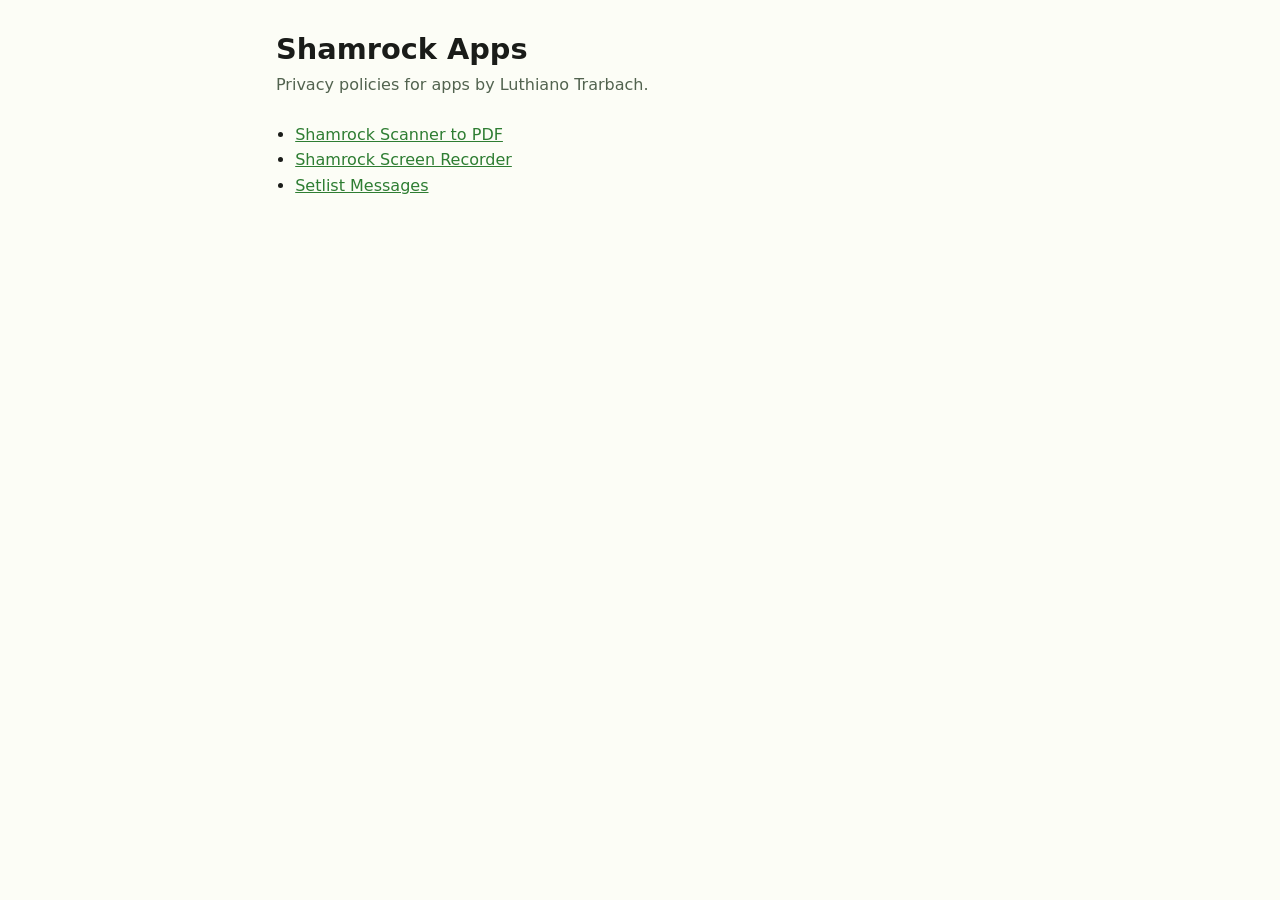
<file: index.html>
<!doctype html>
<html lang="en">
<head>
<meta charset="utf-8">
<meta name="viewport" content="width=device-width, initial-scale=1">
<title>Shamrock Apps — Privacy</title>
<link rel="stylesheet" href="style.css">
</head>
<body>
<main>
<h1>Shamrock Apps</h1>
<p class="updated">Privacy policies for apps by Luthiano Trarbach.</p>
<ul>
  <li><a href="scanner-pdf/">Shamrock Scanner to PDF</a></li>
  <li><a href="screen-recorder/">Shamrock Screen Recorder</a></li>
  <li><a href="setlist-messages/">Setlist Messages</a></li>
</ul>
</main>
</body>
</html>
</file>
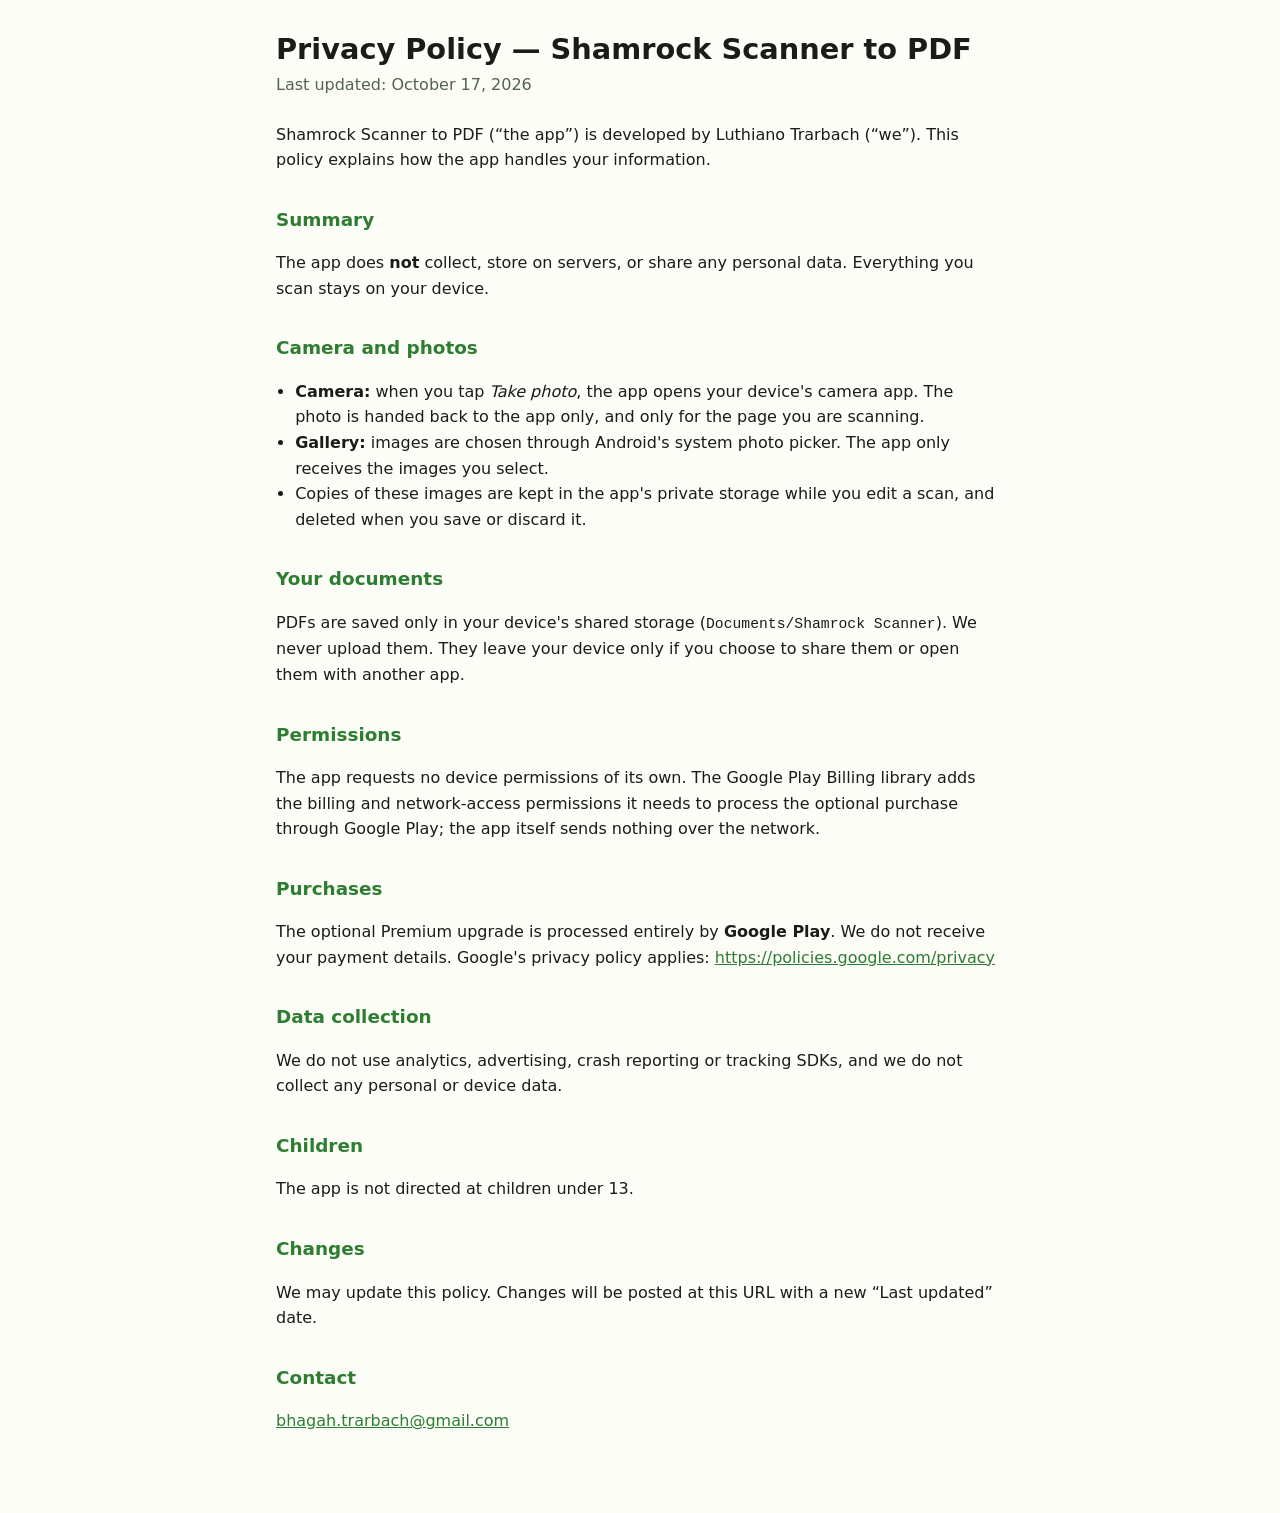
<file: scanner-pdf/index.html>
<!doctype html>
<html lang="en">
<head>
<meta charset="utf-8">
<meta name="viewport" content="width=device-width, initial-scale=1">
<title>Scanner Privacy Policy</title>
<meta name="description" content="Privacy policy for the Shamrock Scanner to PDF Android app.">
<link rel="stylesheet" href="../style.css">
</head>
<body>
<main>
<h1>Privacy Policy — Shamrock Scanner to PDF</h1>
<p class="updated">Last updated: October 17, 2026</p>

<p>Shamrock Scanner to PDF (“the app”) is developed by Luthiano Trarbach (“we”). This policy explains how the app handles your information.</p>

<h2>Summary</h2>
<p>The app does <strong>not</strong> collect, store on servers, or share any personal data. Everything you scan stays on your device.</p>

<h2>Camera and photos</h2>
<ul>
  <li><strong>Camera:</strong> when you tap <em>Take photo</em>, the app opens your device's camera app. The photo is handed back to the app only, and only for the page you are scanning.</li>
  <li><strong>Gallery:</strong> images are chosen through Android's system photo picker. The app only receives the images you select.</li>
  <li>Copies of these images are kept in the app's private storage while you edit a scan, and deleted when you save or discard it.</li>
</ul>

<h2>Your documents</h2>
<p>PDFs are saved only in your device's shared storage (<code>Documents/Shamrock Scanner</code>). We never upload them. They leave your device only if you choose to share them or open them with another app.</p>

<h2>Permissions</h2>
<p>The app requests no device permissions of its own. The Google Play Billing library adds the billing and network-access permissions it needs to process the optional purchase through Google Play; the app itself sends nothing over the network.</p>

<h2>Purchases</h2>
<p>The optional Premium upgrade is processed entirely by <strong>Google Play</strong>. We do not receive your payment details. Google's privacy policy applies: <a href="https://policies.google.com/privacy">https://policies.google.com/privacy</a></p>

<h2>Data collection</h2>
<p>We do not use analytics, advertising, crash reporting or tracking SDKs, and we do not collect any personal or device data.</p>

<h2>Children</h2>
<p>The app is not directed at children under 13.</p>

<h2>Changes</h2>
<p>We may update this policy. Changes will be posted at this URL with a new “Last updated” date.</p>

<h2>Contact</h2>
<p><a href="mailto:bhagah.trarbach@gmail.com">bhagah.trarbach@gmail.com</a></p>
</main>
</body>
</html>
</file>
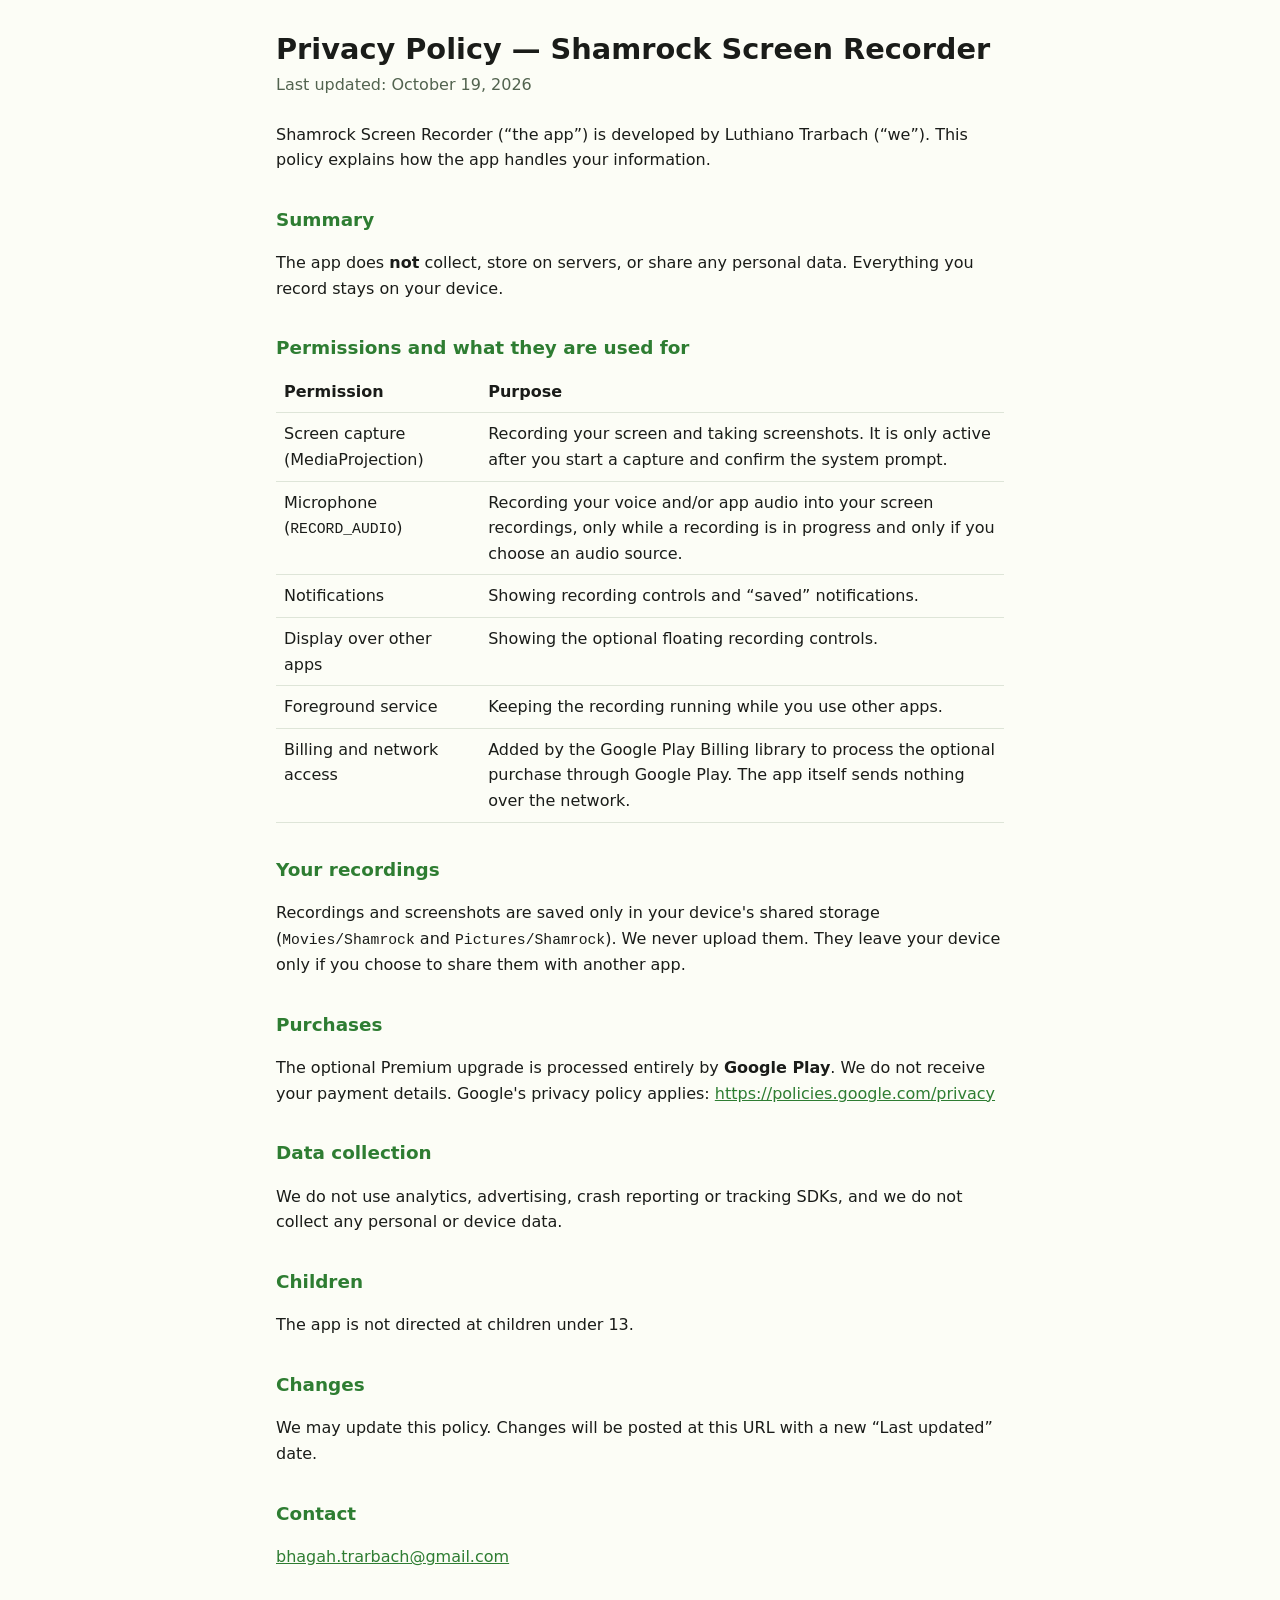
<file: screen-recorder/index.html>
<!doctype html>
<html lang="en">
<head>
<meta charset="utf-8">
<meta name="viewport" content="width=device-width, initial-scale=1">
<title>Screen Recorder Privacy Policy</title>
<meta name="description" content="Privacy policy for the Shamrock Screen Recorder Android app.">
<link rel="stylesheet" href="../style.css">
</head>
<body>
<main>
<h1>Privacy Policy — Shamrock Screen Recorder</h1>
<p class="updated">Last updated: October 19, 2026</p>

<p>Shamrock Screen Recorder (“the app”) is developed by Luthiano Trarbach (“we”). This policy explains how the app handles your information.</p>

<h2>Summary</h2>
<p>The app does <strong>not</strong> collect, store on servers, or share any personal data. Everything you record stays on your device.</p>

<h2>Permissions and what they are used for</h2>
<table>
  <thead><tr><th>Permission</th><th>Purpose</th></tr></thead>
  <tbody>
    <tr><td>Screen capture (MediaProjection)</td><td>Recording your screen and taking screenshots. It is only active after you start a capture and confirm the system prompt.</td></tr>
    <tr><td>Microphone (<code>RECORD_AUDIO</code>)</td><td>Recording your voice and/or app audio into your screen recordings, only while a recording is in progress and only if you choose an audio source.</td></tr>
    <tr><td>Notifications</td><td>Showing recording controls and “saved” notifications.</td></tr>
    <tr><td>Display over other apps</td><td>Showing the optional floating recording controls.</td></tr>
    <tr><td>Foreground service</td><td>Keeping the recording running while you use other apps.</td></tr>
    <tr><td>Billing and network access</td><td>Added by the Google Play Billing library to process the optional purchase through Google Play. The app itself sends nothing over the network.</td></tr>
  </tbody>
</table>

<h2>Your recordings</h2>
<p>Recordings and screenshots are saved only in your device's shared storage (<code>Movies/Shamrock</code> and <code>Pictures/Shamrock</code>). We never upload them. They leave your device only if you choose to share them with another app.</p>

<h2>Purchases</h2>
<p>The optional Premium upgrade is processed entirely by <strong>Google Play</strong>. We do not receive your payment details. Google's privacy policy applies: <a href="https://policies.google.com/privacy">https://policies.google.com/privacy</a></p>

<h2>Data collection</h2>
<p>We do not use analytics, advertising, crash reporting or tracking SDKs, and we do not collect any personal or device data.</p>

<h2>Children</h2>
<p>The app is not directed at children under 13.</p>

<h2>Changes</h2>
<p>We may update this policy. Changes will be posted at this URL with a new “Last updated” date.</p>

<h2>Contact</h2>
<p><a href="mailto:bhagah.trarbach@gmail.com">bhagah.trarbach@gmail.com</a></p>
</main>
</body>
</html>
</file>
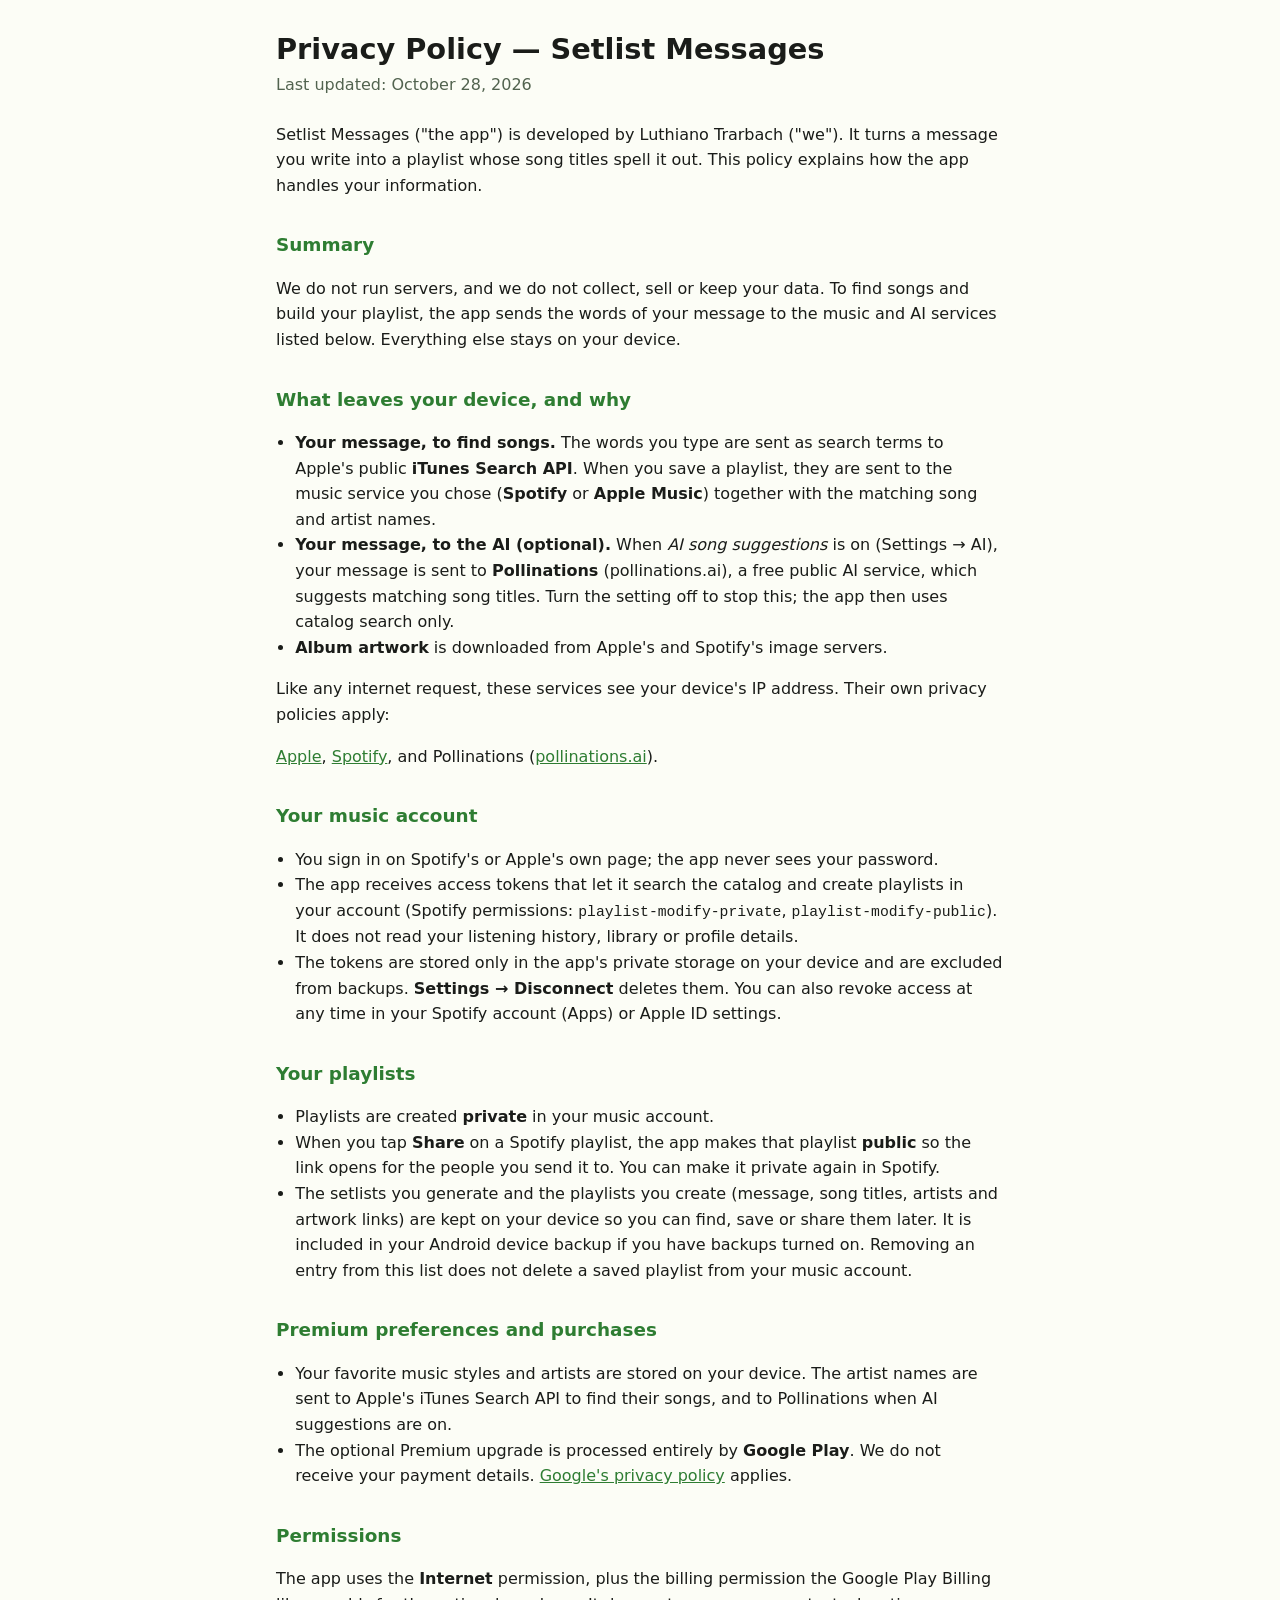
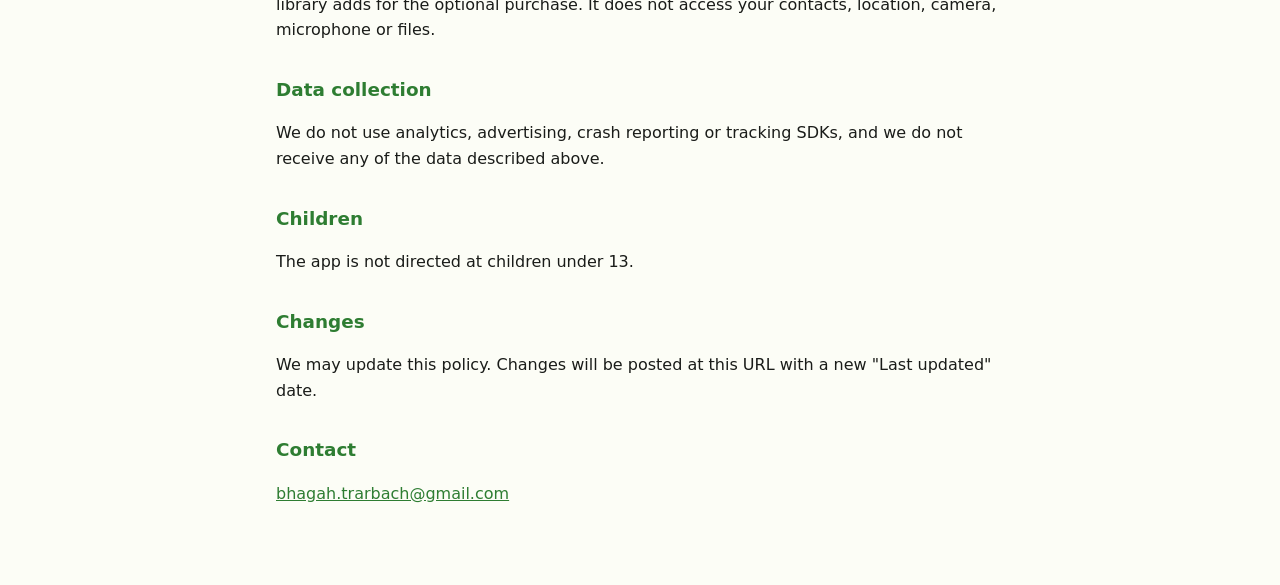
<file: setlist-messages/index.html>
<!doctype html>
<html lang="en">
<head>
<meta charset="utf-8">
<meta name="viewport" content="width=device-width, initial-scale=1">
<title>Setlist Messages Privacy</title>
<meta name="description" content="Privacy policy for the Setlist Messages Android app.">
<link rel="stylesheet" href="../style.css">
</head>
<body>
<main>
<h1>Privacy Policy — Setlist Messages</h1>
<p class="updated">Last updated: October 28, 2026</p>
<p>Setlist Messages ("the app") is developed by Luthiano Trarbach ("we"). It turns a message you write into a playlist whose song titles spell it out. This policy explains how the app handles your information.</p>
<h2>Summary</h2>
<p>We do not run servers, and we do not collect, sell or keep your data. To find songs and build your playlist, the app sends the words of your message to the music and AI services listed below. Everything else stays on your device.</p>
<h2>What leaves your device, and why</h2>
<ul>
  <li><strong>Your message, to find songs.</strong> The words you type are sent as search terms to Apple's public <strong>iTunes Search API</strong>. When you save a playlist, they are sent to the music service you chose (<strong>Spotify</strong> or <strong>Apple Music</strong>) together with the matching song and artist names.</li>
  <li><strong>Your message, to the AI (optional).</strong> When <em>AI song suggestions</em> is on (Settings → AI), your message is sent to <strong>Pollinations</strong> (pollinations.ai), a free public AI service, which suggests matching song titles. Turn the setting off to stop this; the app then uses catalog search only.</li>
  <li><strong>Album artwork</strong> is downloaded from Apple's and Spotify's image servers.</li>
</ul>
<p>Like any internet request, these services see your device's IP address. Their own privacy policies apply:</p>
<p><a href="https://www.apple.com/legal/privacy/">Apple</a>, <a href="https://www.spotify.com/legal/privacy-policy/">Spotify</a>, and Pollinations (<a href="https://pollinations.ai">pollinations.ai</a>).</p>
<h2>Your music account</h2>
<ul>
  <li>You sign in on Spotify's or Apple's own page; the app never sees your password.</li>
  <li>The app receives access tokens that let it search the catalog and create playlists in your account (Spotify permissions: <code>playlist-modify-private</code>, <code>playlist-modify-public</code>). It does not read your listening history, library or profile details.</li>
  <li>The tokens are stored only in the app's private storage on your device and are excluded from backups. <strong>Settings → Disconnect</strong> deletes them. You can also revoke access at any time in your Spotify account (Apps) or Apple ID settings.</li>
</ul>
<h2>Your playlists</h2>
<ul>
  <li>Playlists are created <strong>private</strong> in your music account.</li>
  <li>When you tap <strong>Share</strong> on a Spotify playlist, the app makes that playlist <strong>public</strong> so the link opens for the people you send it to. You can make it private again in Spotify.</li>
  <li>The setlists you generate and the playlists you create (message, song titles, artists and artwork links) are kept on your device so you can find, save or share them later. It is included in your Android device backup if you have backups turned on. Removing an entry from this list does not delete a saved playlist from your music account.</li>
</ul>
<h2>Premium preferences and purchases</h2>
<ul>
  <li>Your favorite music styles and artists are stored on your device. The artist names are sent to Apple's iTunes Search API to find their songs, and to Pollinations when AI suggestions are on.</li>
  <li>The optional Premium upgrade is processed entirely by <strong>Google Play</strong>. We do not receive your payment details. <a href="https://policies.google.com/privacy">Google's privacy policy</a> applies.</li>
</ul>
<h2>Permissions</h2>
<p>The app uses the <strong>Internet</strong> permission, plus the billing permission the Google Play Billing library adds for the optional purchase. It does not access your contacts, location, camera, microphone or files.</p>
<h2>Data collection</h2>
<p>We do not use analytics, advertising, crash reporting or tracking SDKs, and we do not receive any of the data described above.</p>
<h2>Children</h2>
<p>The app is not directed at children under 13.</p>
<h2>Changes</h2>
<p>We may update this policy. Changes will be posted at this URL with a new "Last updated" date.</p>
<h2>Contact</h2>
<p><a href="mailto:bhagah.trarbach@gmail.com">bhagah.trarbach@gmail.com</a></p>
</main>
</body>
</html>
</file>
<file: style.css>
:root { --fg: #1a1c19; --muted: #52634f; --accent: #2e7d32; --bg: #fcfdf6; --line: #dee5d8; }
@media (prefers-color-scheme: dark) { :root { --fg: #e2e3dd; --muted: #b9ccb4; --accent: #9cd69a; --bg: #1a1c19; --line: #424940; } }
* { box-sizing: border-box; }
body { margin: 0; background: var(--bg); color: var(--fg); font: 16px/1.6 system-ui, -apple-system, "Segoe UI", Roboto, sans-serif; }
main { max-width: 760px; margin: 0 auto; padding: 32px 16px 64px; }
h1 { font-size: 1.8rem; line-height: 1.25; margin: 0 0 4px; }
h2 { font-size: 1.15rem; margin: 32px 0 8px; color: var(--accent); }
.updated { color: var(--muted); margin: 0 0 24px; }
table { border-collapse: collapse; width: 100%; margin: 8px 0; }
th, td { text-align: left; vertical-align: top; padding: 8px; border-bottom: 1px solid var(--line); }
a { color: var(--accent); }
code { font-size: 0.92em; }
ul { padding-left: 1.2em; }
</file>
